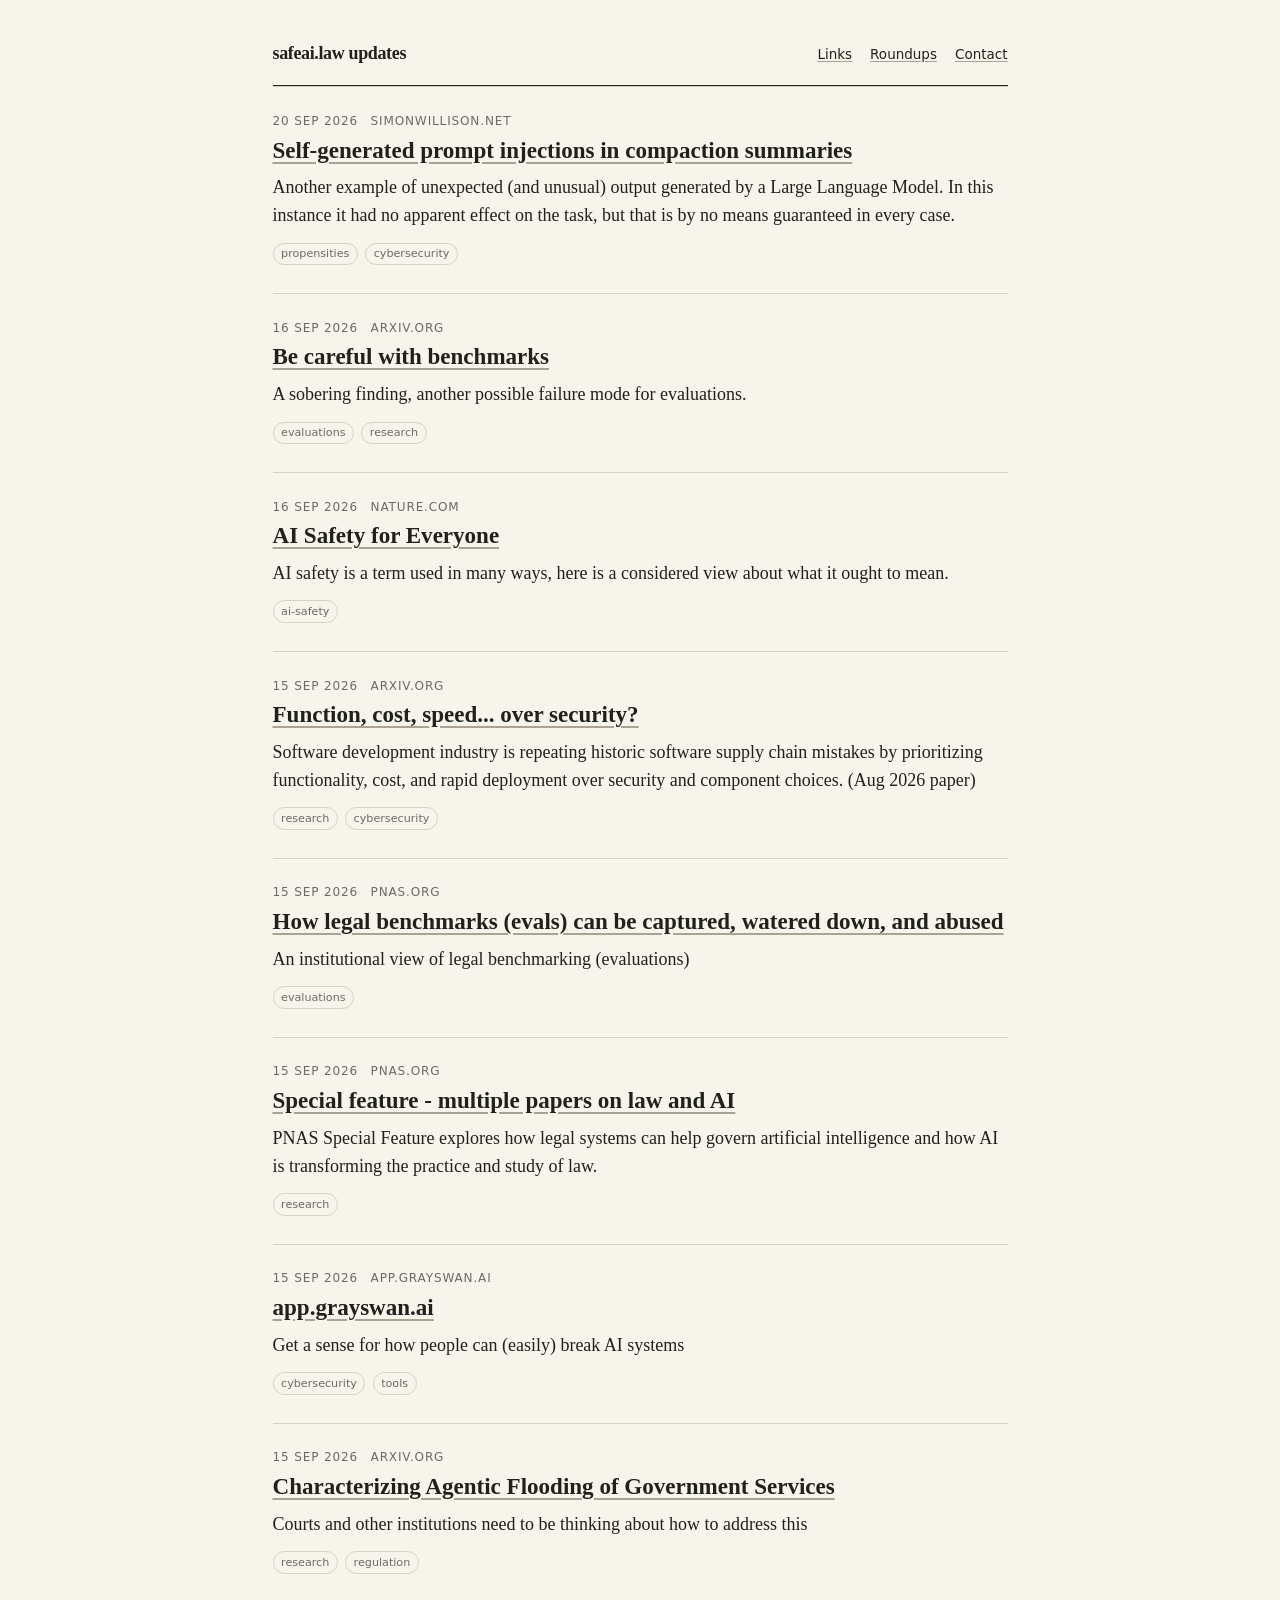
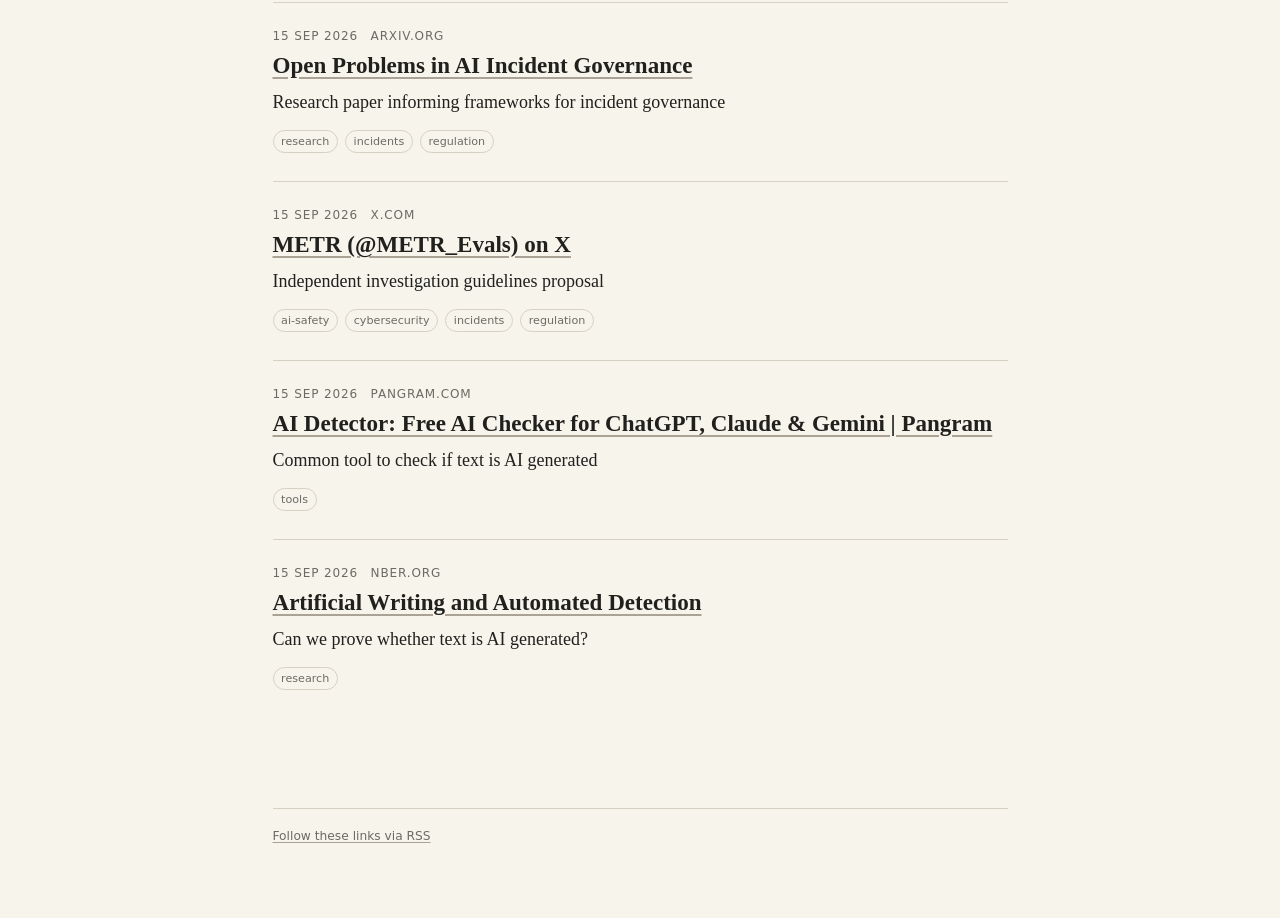
<file: index.html>
<!doctype html>
<html lang="en">
<head>
  <meta charset="utf-8">
  <meta name="viewport" content="width=device-width, initial-scale=1">
  <title>safeai.law updates</title>
  <meta name="description" content="Things worth reading, watching, or keeping.">
  <link rel="canonical" href="https://mrmarmac.github.io/assorted-links/">
  <link rel="alternate" type="application/rss+xml" title="safeai.law updates" href="feed.xml">
  <link rel="stylesheet" href="styles.css">
</head>
<body>
  <header class="masthead">
    <a class="site-name" href="">safeai.law updates</a>
    <nav><a href="">Links</a><a href="roundups/">Roundups</a><a href="https://radzaj.com/">Contact</a></nav>
  </header>
  <main><section aria-label="Latest links"><article class="link-entry">
  <div class="link-meta"><time datetime="2026-09-20T07:00:02+00:00">20 Sep 2026</time><span>simonwillison.net</span></div>
  <h2><a href="https://simonwillison.net/2026/Sep/17/compaction-summaries">Self-generated prompt injections in compaction summaries</a></h2>
  <p class="commentary">Another example of unexpected (and unusual) output generated by a Large Language Model. In this instance it had no apparent effect on the task, but that is by no means guaranteed in every case.</p>
  <div class="topics"><span class="topic">propensities</span><span class="topic">cybersecurity</span></div>
</article><article class="link-entry">
  <div class="link-meta"><time datetime="2026-09-16T19:08:34+00:00">16 Sep 2026</time><span>arxiv.org</span></div>
  <h2><a href="https://arxiv.org/abs/2609.08861v1">Be careful with benchmarks</a></h2>
  <p class="commentary">A sobering finding, another possible failure mode for evaluations.</p>
  <div class="topics"><span class="topic">evaluations</span><span class="topic">research</span></div>
</article><article class="link-entry">
  <div class="link-meta"><time datetime="2026-09-16T19:00:39+00:00">16 Sep 2026</time><span>nature.com</span></div>
  <h2><a href="https://www.nature.com/articles/s42256-025-01020-y.epdf?sharing_token=Z9BsAXteM26WJJ9_gLJlUNRgN0jAjWel9jnR3ZoTv0M2hBnl4BFV-fphuswXTnw0qVytOX-J9_AO8xbBtxfzUjDBxCcI8vvd3uLD0lFtA15WMs6KqPmCtv1K9arykdWt7s3sNEuWalV79z-AHAv5-xlUKGVLpLNxxCNW9pbXe5s%3D">AI Safety for Everyone</a></h2>
  <p class="commentary">AI safety is a term used in many ways, here is a considered view about what it ought to mean.</p>
  <div class="topics"><span class="topic">ai-safety</span></div>
</article><article class="link-entry">
  <div class="link-meta"><time datetime="2026-09-15T05:50:54+00:00">15 Sep 2026</time><span>arxiv.org</span></div>
  <h2><a href="https://arxiv.org/pdf/2607.16660">Function, cost, speed... over security?</a></h2>
  <p class="commentary">Software development industry is repeating historic software
supply chain mistakes by prioritizing functionality, cost, and rapid deployment over security and component choices. (Aug 2026 paper)</p>
  <div class="topics"><span class="topic">research</span><span class="topic">cybersecurity</span></div>
</article><article class="link-entry">
  <div class="link-meta"><time datetime="2026-09-15T05:44:24+00:00">15 Sep 2026</time><span>pnas.org</span></div>
  <h2><a href="https://www.pnas.org/doi/epdf/10.1073/pnas.2509757122">How legal benchmarks (evals) can be captured, watered down, and abused</a></h2>
  <p class="commentary">An institutional view of legal benchmarking (evaluations)</p>
  <div class="topics"><span class="topic">evaluations</span></div>
</article><article class="link-entry">
  <div class="link-meta"><time datetime="2026-09-15T05:43:00+00:00">15 Sep 2026</time><span>pnas.org</span></div>
  <h2><a href="https://www.pnas.org/topic/584">Special feature - multiple papers on law and AI</a></h2>
  <p class="commentary">PNAS Special Feature explores how legal systems can help govern artificial intelligence and how AI is transforming the practice and study of law.</p>
  <div class="topics"><span class="topic">research</span></div>
</article><article class="link-entry">
  <div class="link-meta"><time datetime="2026-09-15T05:40:34+00:00">15 Sep 2026</time><span>app.grayswan.ai</span></div>
  <h2><a href="https://app.grayswan.ai/arena">app.grayswan.ai</a></h2>
  <p class="commentary">Get a sense for how people can (easily) break AI systems</p>
  <div class="topics"><span class="topic">cybersecurity</span><span class="topic">tools</span></div>
</article><article class="link-entry">
  <div class="link-meta"><time datetime="2026-09-15T05:38:09+00:00">15 Sep 2026</time><span>arxiv.org</span></div>
  <h2><a href="https://arxiv.org/abs/2608.16603">Characterizing Agentic Flooding of Government Services</a></h2>
  <p class="commentary">Courts and other institutions need to be thinking about how to address this</p>
  <div class="topics"><span class="topic">research</span><span class="topic">regulation</span></div>
</article><article class="link-entry">
  <div class="link-meta"><time datetime="2026-09-15T04:06:55+00:00">15 Sep 2026</time><span>arxiv.org</span></div>
  <h2><a href="https://arxiv.org/abs/2607.05163">Open Problems in AI Incident Governance</a></h2>
  <p class="commentary">Research paper informing frameworks for incident governance</p>
  <div class="topics"><span class="topic">research</span><span class="topic">incidents</span><span class="topic">regulation</span></div>
</article><article class="link-entry">
  <div class="link-meta"><time datetime="2026-09-15T04:04:23+00:00">15 Sep 2026</time><span>x.com</span></div>
  <h2><a href="https://x.com/METR_Evals/status/2082316155960885276?s=20">METR (@METR_Evals) on X</a></h2>
  <p class="commentary">Independent investigation guidelines proposal</p>
  <div class="topics"><span class="topic">ai-safety</span><span class="topic">cybersecurity</span><span class="topic">incidents</span><span class="topic">regulation</span></div>
</article><article class="link-entry">
  <div class="link-meta"><time datetime="2026-09-15T04:01:01+00:00">15 Sep 2026</time><span>pangram.com</span></div>
  <h2><a href="https://www.pangram.com/">AI Detector: Free AI Checker for ChatGPT, Claude &amp; Gemini | Pangram</a></h2>
  <p class="commentary">Common tool to check if text is AI generated</p>
  <div class="topics"><span class="topic">tools</span></div>
</article><article class="link-entry">
  <div class="link-meta"><time datetime="2026-09-15T03:54:27+00:00">15 Sep 2026</time><span>nber.org</span></div>
  <h2><a href="https://www.nber.org/papers/w34223">Artificial Writing and Automated Detection</a></h2>
  <p class="commentary">Can we prove whether text is AI generated?</p>
  <div class="topics"><span class="topic">research</span></div>
</article></section></main>
  <footer><a href="feed.xml">Follow these links via RSS</a></footer>
</body>
</html>
</file>
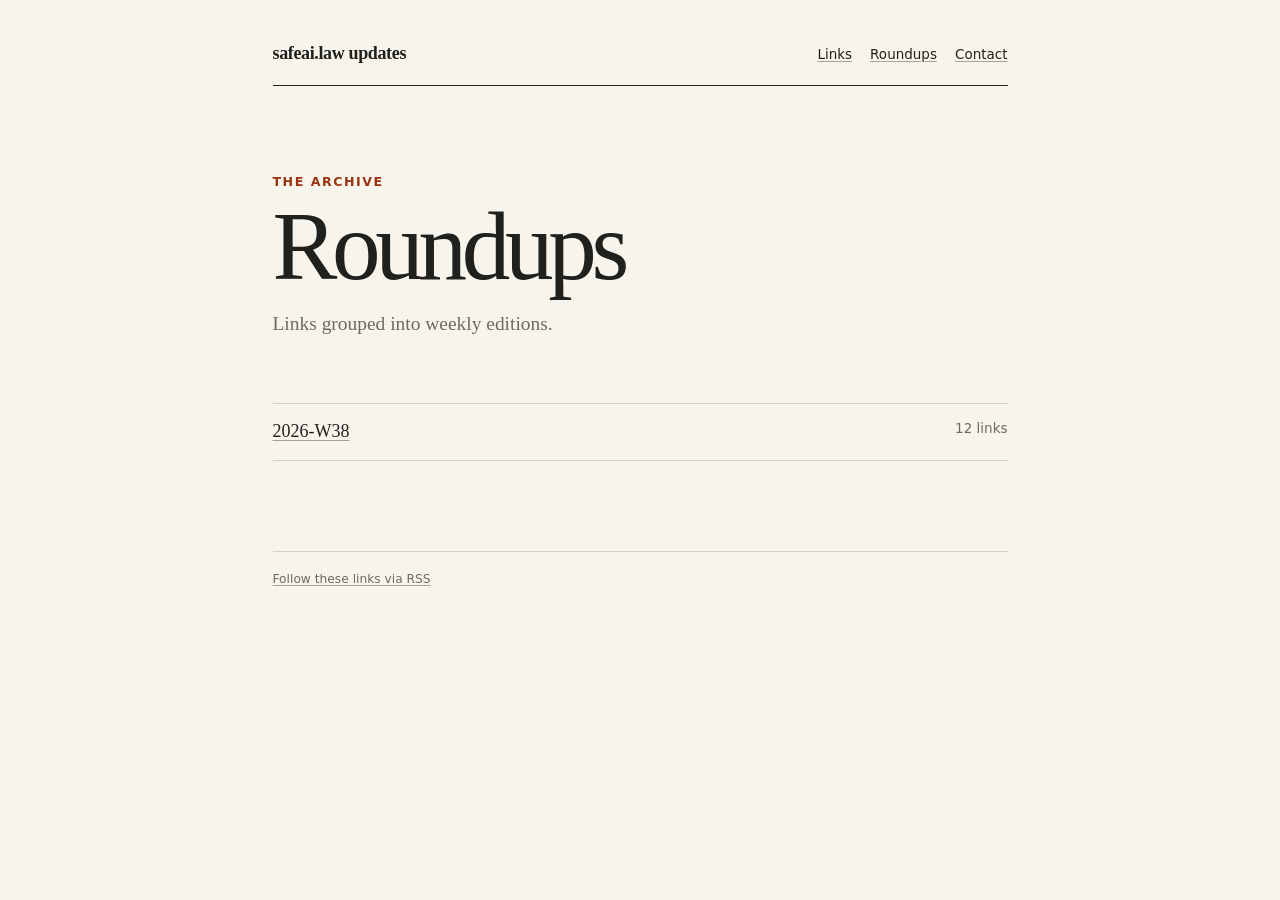
<file: roundups/index.html>
<!doctype html>
<html lang="en">
<head>
  <meta charset="utf-8">
  <meta name="viewport" content="width=device-width, initial-scale=1">
  <title>Roundups · safeai.law updates</title>
  <meta name="description" content="Things worth reading, watching, or keeping.">
  <link rel="canonical" href="https://mrmarmac.github.io/assorted-links/roundups/">
  <link rel="alternate" type="application/rss+xml" title="safeai.law updates" href="../feed.xml">
  <link rel="stylesheet" href="../styles.css">
</head>
<body>
  <header class="masthead">
    <a class="site-name" href="../">safeai.law updates</a>
    <nav><a href="../">Links</a><a href="../roundups/">Roundups</a><a href="https://radzaj.com/">Contact</a></nav>
  </header>
  <main><section class="intro"><span class="eyebrow">The archive</span><h1>Roundups</h1><p>Links grouped into weekly editions.</p></section><ul class="roundup-list"><li><a href="2026-W38.html">2026-W38</a><span class="roundup-count">12 links</span></li></ul></main>
  <footer><a href="../feed.xml">Follow these links via RSS</a></footer>
</body>
</html>
</file>
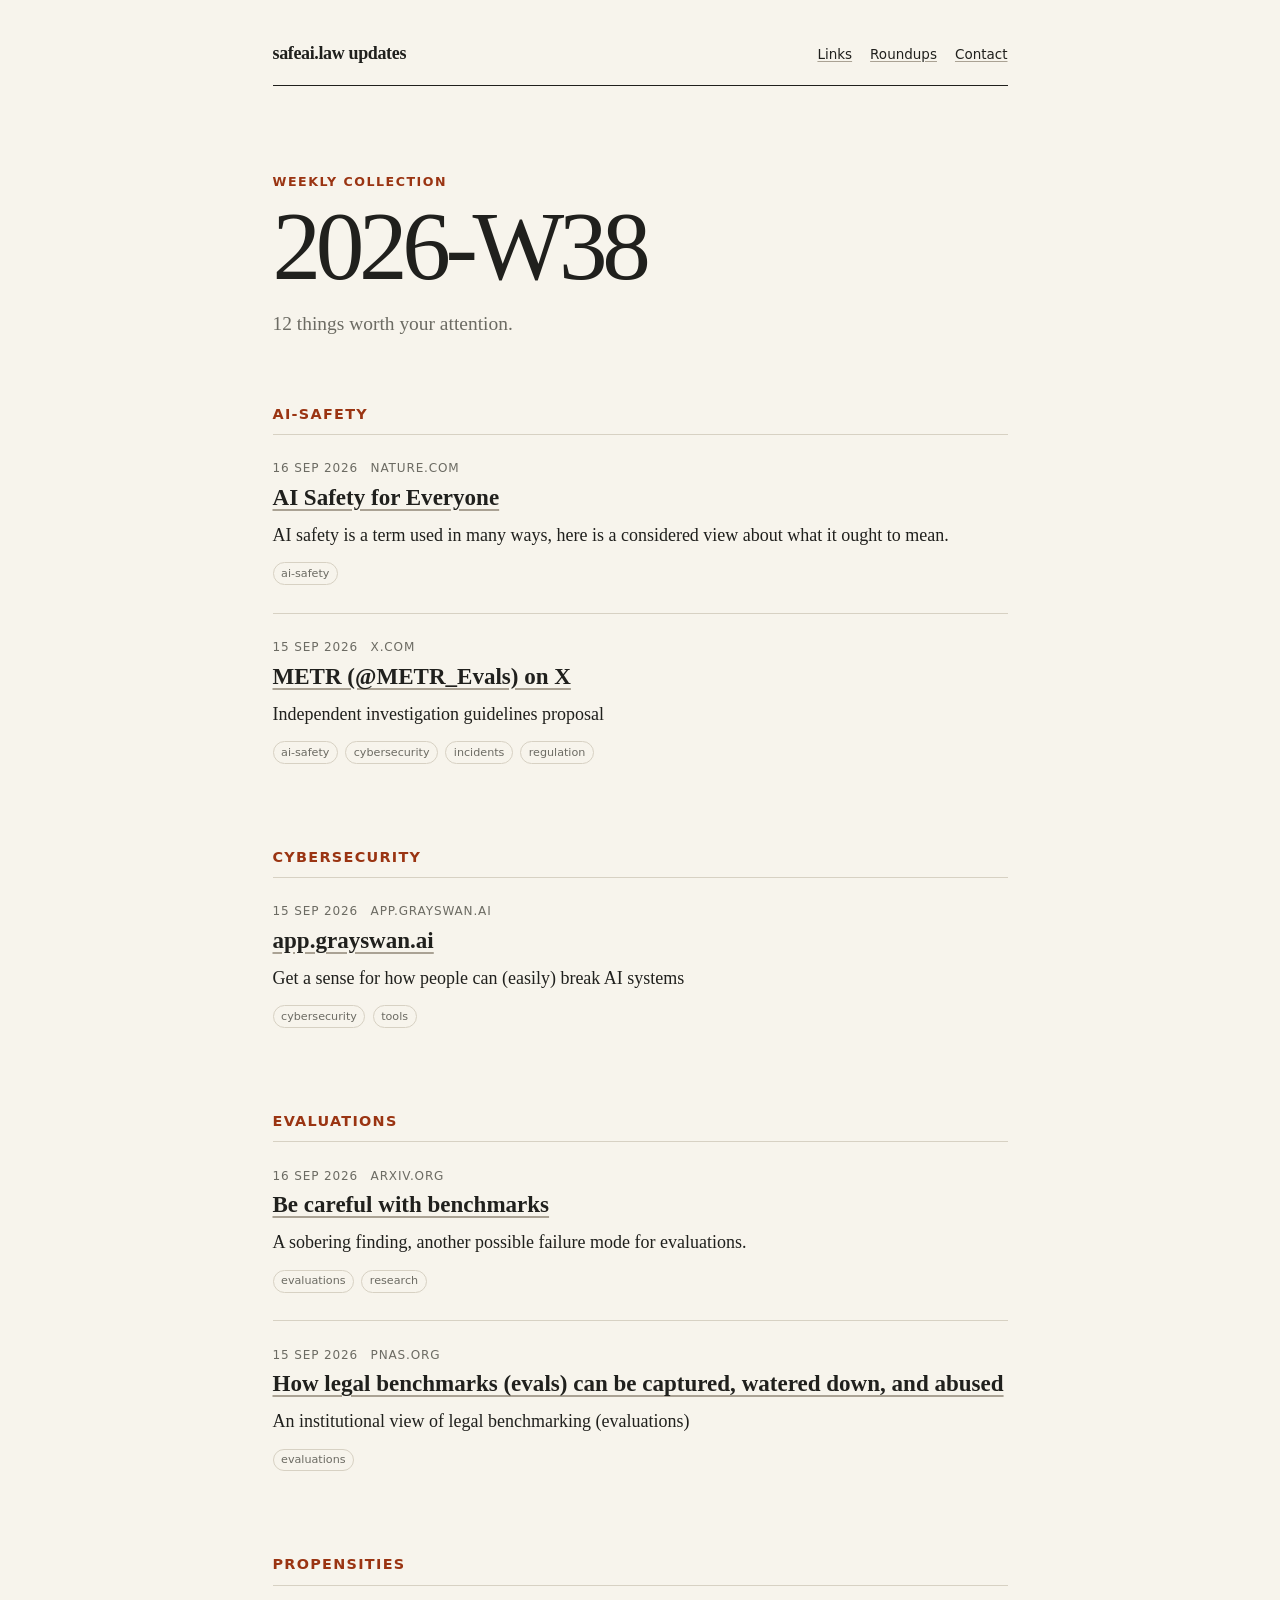
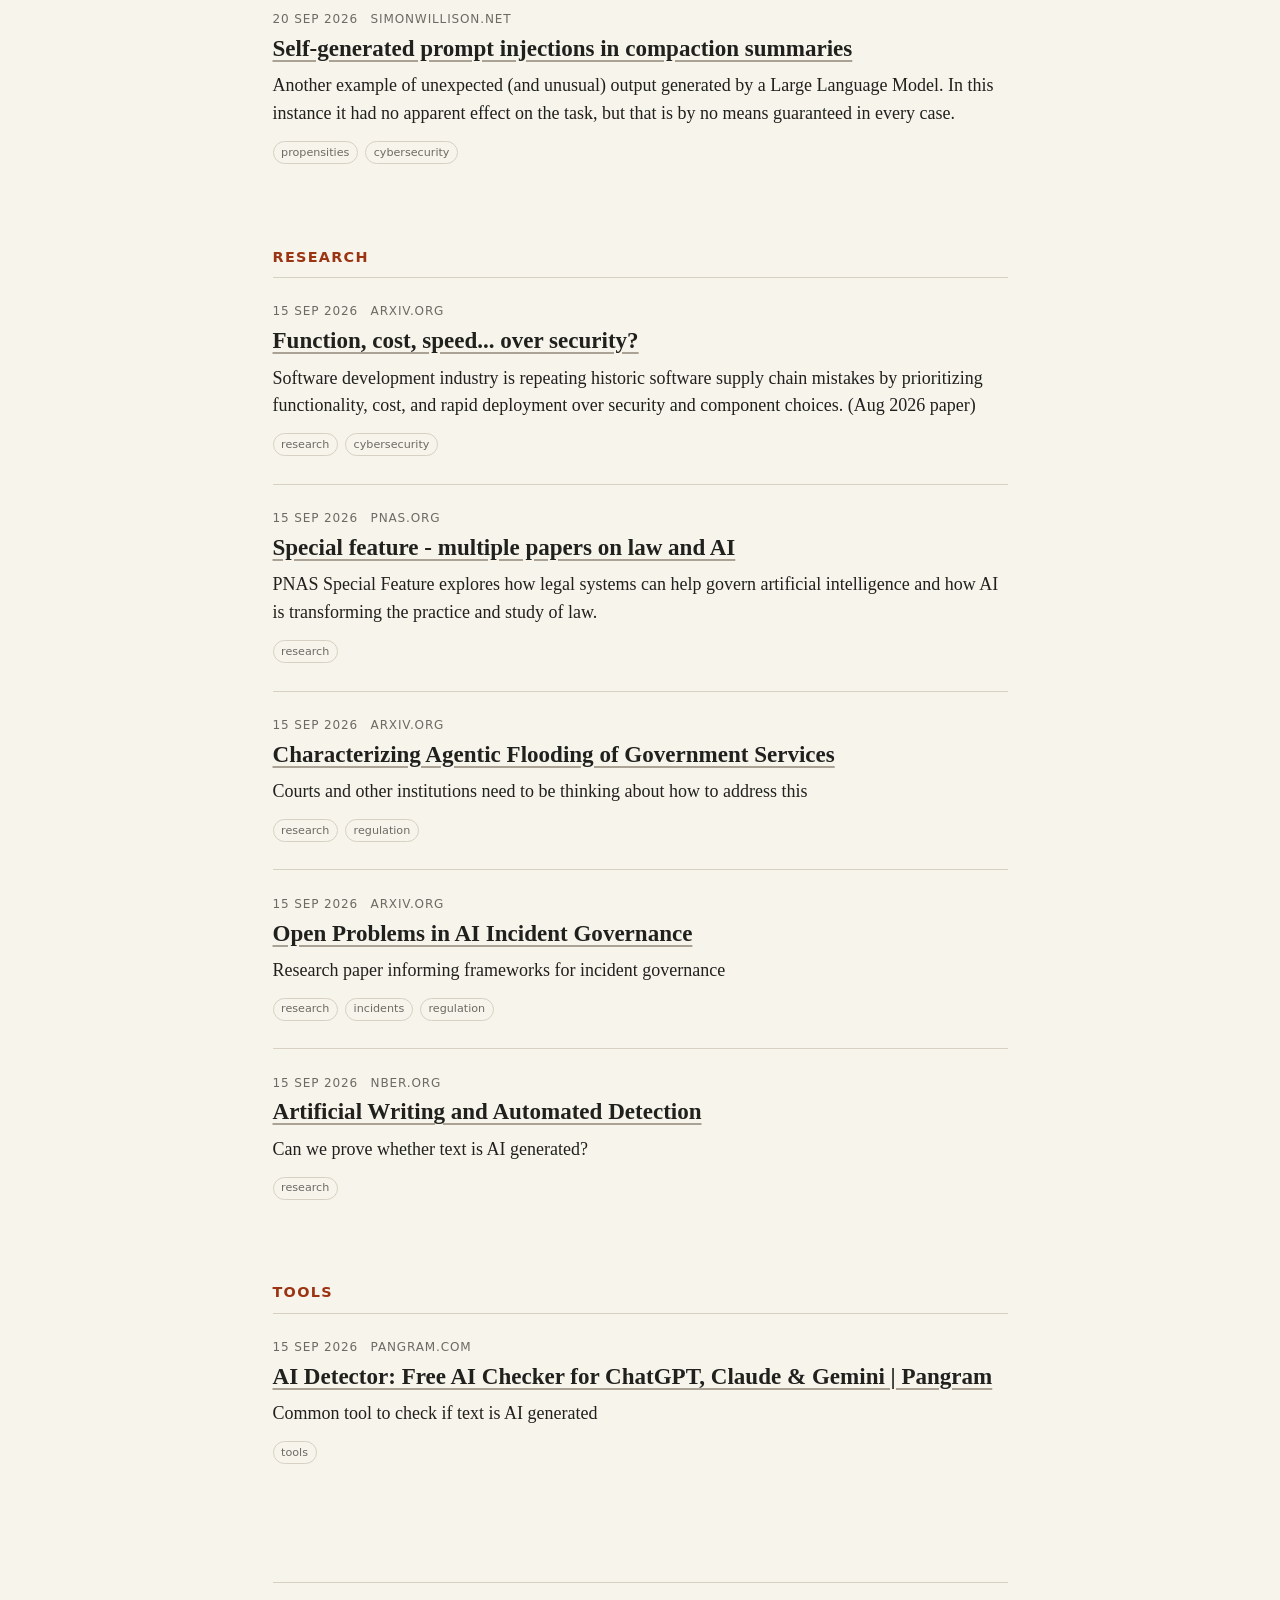
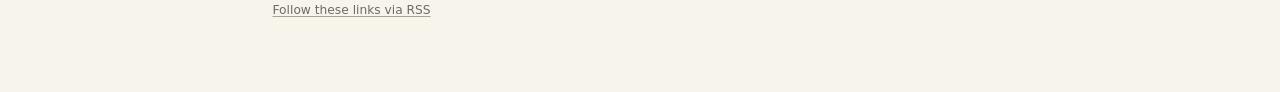
<file: roundups/2026-W38.html>
<!doctype html>
<html lang="en">
<head>
  <meta charset="utf-8">
  <meta name="viewport" content="width=device-width, initial-scale=1">
  <title>2026-W38 · safeai.law updates</title>
  <meta name="description" content="Things worth reading, watching, or keeping.">
  <link rel="canonical" href="https://mrmarmac.github.io/assorted-links/roundups/2026-W38.html">
  <link rel="alternate" type="application/rss+xml" title="safeai.law updates" href="../feed.xml">
  <link rel="stylesheet" href="../styles.css">
</head>
<body>
  <header class="masthead">
    <a class="site-name" href="../">safeai.law updates</a>
    <nav><a href="../">Links</a><a href="../roundups/">Roundups</a><a href="https://radzaj.com/">Contact</a></nav>
  </header>
  <main><section class="intro"><span class="eyebrow">Weekly collection</span><h1>2026-W38</h1><p>12 things worth your attention.</p></section><section><h2 class="section-title">ai-safety</h2><article class="link-entry">
  <div class="link-meta"><time datetime="2026-09-16T19:00:39+00:00">16 Sep 2026</time><span>nature.com</span></div>
  <h2><a href="https://www.nature.com/articles/s42256-025-01020-y.epdf?sharing_token=Z9BsAXteM26WJJ9_gLJlUNRgN0jAjWel9jnR3ZoTv0M2hBnl4BFV-fphuswXTnw0qVytOX-J9_AO8xbBtxfzUjDBxCcI8vvd3uLD0lFtA15WMs6KqPmCtv1K9arykdWt7s3sNEuWalV79z-AHAv5-xlUKGVLpLNxxCNW9pbXe5s%3D">AI Safety for Everyone</a></h2>
  <p class="commentary">AI safety is a term used in many ways, here is a considered view about what it ought to mean.</p>
  <div class="topics"><span class="topic">ai-safety</span></div>
</article><article class="link-entry">
  <div class="link-meta"><time datetime="2026-09-15T04:04:23+00:00">15 Sep 2026</time><span>x.com</span></div>
  <h2><a href="https://x.com/METR_Evals/status/2082316155960885276?s=20">METR (@METR_Evals) on X</a></h2>
  <p class="commentary">Independent investigation guidelines proposal</p>
  <div class="topics"><span class="topic">ai-safety</span><span class="topic">cybersecurity</span><span class="topic">incidents</span><span class="topic">regulation</span></div>
</article></section><section><h2 class="section-title">cybersecurity</h2><article class="link-entry">
  <div class="link-meta"><time datetime="2026-09-15T05:40:34+00:00">15 Sep 2026</time><span>app.grayswan.ai</span></div>
  <h2><a href="https://app.grayswan.ai/arena">app.grayswan.ai</a></h2>
  <p class="commentary">Get a sense for how people can (easily) break AI systems</p>
  <div class="topics"><span class="topic">cybersecurity</span><span class="topic">tools</span></div>
</article></section><section><h2 class="section-title">evaluations</h2><article class="link-entry">
  <div class="link-meta"><time datetime="2026-09-16T19:08:34+00:00">16 Sep 2026</time><span>arxiv.org</span></div>
  <h2><a href="https://arxiv.org/abs/2609.08861v1">Be careful with benchmarks</a></h2>
  <p class="commentary">A sobering finding, another possible failure mode for evaluations.</p>
  <div class="topics"><span class="topic">evaluations</span><span class="topic">research</span></div>
</article><article class="link-entry">
  <div class="link-meta"><time datetime="2026-09-15T05:44:24+00:00">15 Sep 2026</time><span>pnas.org</span></div>
  <h2><a href="https://www.pnas.org/doi/epdf/10.1073/pnas.2509757122">How legal benchmarks (evals) can be captured, watered down, and abused</a></h2>
  <p class="commentary">An institutional view of legal benchmarking (evaluations)</p>
  <div class="topics"><span class="topic">evaluations</span></div>
</article></section><section><h2 class="section-title">propensities</h2><article class="link-entry">
  <div class="link-meta"><time datetime="2026-09-20T07:00:02+00:00">20 Sep 2026</time><span>simonwillison.net</span></div>
  <h2><a href="https://simonwillison.net/2026/Sep/17/compaction-summaries">Self-generated prompt injections in compaction summaries</a></h2>
  <p class="commentary">Another example of unexpected (and unusual) output generated by a Large Language Model. In this instance it had no apparent effect on the task, but that is by no means guaranteed in every case.</p>
  <div class="topics"><span class="topic">propensities</span><span class="topic">cybersecurity</span></div>
</article></section><section><h2 class="section-title">research</h2><article class="link-entry">
  <div class="link-meta"><time datetime="2026-09-15T05:50:54+00:00">15 Sep 2026</time><span>arxiv.org</span></div>
  <h2><a href="https://arxiv.org/pdf/2607.16660">Function, cost, speed... over security?</a></h2>
  <p class="commentary">Software development industry is repeating historic software
supply chain mistakes by prioritizing functionality, cost, and rapid deployment over security and component choices. (Aug 2026 paper)</p>
  <div class="topics"><span class="topic">research</span><span class="topic">cybersecurity</span></div>
</article><article class="link-entry">
  <div class="link-meta"><time datetime="2026-09-15T05:43:00+00:00">15 Sep 2026</time><span>pnas.org</span></div>
  <h2><a href="https://www.pnas.org/topic/584">Special feature - multiple papers on law and AI</a></h2>
  <p class="commentary">PNAS Special Feature explores how legal systems can help govern artificial intelligence and how AI is transforming the practice and study of law.</p>
  <div class="topics"><span class="topic">research</span></div>
</article><article class="link-entry">
  <div class="link-meta"><time datetime="2026-09-15T05:38:09+00:00">15 Sep 2026</time><span>arxiv.org</span></div>
  <h2><a href="https://arxiv.org/abs/2608.16603">Characterizing Agentic Flooding of Government Services</a></h2>
  <p class="commentary">Courts and other institutions need to be thinking about how to address this</p>
  <div class="topics"><span class="topic">research</span><span class="topic">regulation</span></div>
</article><article class="link-entry">
  <div class="link-meta"><time datetime="2026-09-15T04:06:55+00:00">15 Sep 2026</time><span>arxiv.org</span></div>
  <h2><a href="https://arxiv.org/abs/2607.05163">Open Problems in AI Incident Governance</a></h2>
  <p class="commentary">Research paper informing frameworks for incident governance</p>
  <div class="topics"><span class="topic">research</span><span class="topic">incidents</span><span class="topic">regulation</span></div>
</article><article class="link-entry">
  <div class="link-meta"><time datetime="2026-09-15T03:54:27+00:00">15 Sep 2026</time><span>nber.org</span></div>
  <h2><a href="https://www.nber.org/papers/w34223">Artificial Writing and Automated Detection</a></h2>
  <p class="commentary">Can we prove whether text is AI generated?</p>
  <div class="topics"><span class="topic">research</span></div>
</article></section><section><h2 class="section-title">tools</h2><article class="link-entry">
  <div class="link-meta"><time datetime="2026-09-15T04:01:01+00:00">15 Sep 2026</time><span>pangram.com</span></div>
  <h2><a href="https://www.pangram.com/">AI Detector: Free AI Checker for ChatGPT, Claude &amp; Gemini | Pangram</a></h2>
  <p class="commentary">Common tool to check if text is AI generated</p>
  <div class="topics"><span class="topic">tools</span></div>
</article></section></main>
  <footer><a href="../feed.xml">Follow these links via RSS</a></footer>
</body>
</html>
</file>
<file: styles.css>
:root { --ink:#20201d; --muted:#6c6b63; --paper:#f7f4ec; --rule:#d7d1c3; --accent:#9a3412; }
* { box-sizing:border-box; }
html { font-size:18px; }
body { margin:0 auto; max-width:780px; padding:2.2rem 1.25rem 4rem; color:var(--ink); background:var(--paper); font-family:Georgia, 'Times New Roman', serif; line-height:1.55; }
a { color:inherit; text-decoration-color:#aaa294; text-underline-offset:.18em; }
a:hover { color:var(--accent); text-decoration-color:var(--accent); }
.masthead { display:flex; justify-content:space-between; align-items:baseline; gap:1rem; padding-bottom:1rem; border-bottom:1px solid var(--ink); }
.site-name { font-weight:700; text-decoration:none; letter-spacing:-.02em; }
nav { display:flex; gap:1rem; font-family:ui-sans-serif,system-ui,sans-serif; font-size:.75rem; }
.intro { margin:4.5rem 0 3.5rem; max-width:34rem; }
.eyebrow,.link-meta,.topics,.roundup-count,footer { font-family:ui-sans-serif,system-ui,sans-serif; }
.eyebrow { color:var(--accent); font-size:.7rem; font-weight:700; letter-spacing:.12em; text-transform:uppercase; }
h1 { margin:.4rem 0 .8rem; font-size:clamp(2.7rem,9vw,5.4rem); line-height:.9; letter-spacing:-.055em; font-weight:500; }
.intro p { color:var(--muted); font-size:1.08rem; }
.link-entry { padding:1.35rem 0 1.55rem; border-top:1px solid var(--rule); }
.link-entry h2 { margin:.28rem 0; font-size:1.28rem; line-height:1.25; }
.link-meta { display:flex; gap:.7rem; color:var(--muted); font-size:.67rem; text-transform:uppercase; letter-spacing:.07em; }
.commentary { margin:.55rem 0; }
.topics { display:flex; gap:.4rem; flex-wrap:wrap; margin-top:.7rem; }
.topic { padding:.1rem .42rem; border:1px solid var(--rule); border-radius:2rem; color:var(--muted); font-size:.62rem; }
.section-title { margin:3rem 0 .5rem; font-size:.8rem; font-family:ui-sans-serif,system-ui,sans-serif; text-transform:uppercase; letter-spacing:.09em; color:var(--accent); }
.roundup-list { list-style:none; padding:0; margin:2rem 0; border-top:1px solid var(--rule); }
.roundup-list li { display:flex; justify-content:space-between; padding:.8rem 0; border-bottom:1px solid var(--rule); }
.roundup-count { color:var(--muted); font-size:.75rem; }
footer { margin-top:5rem; padding-top:1rem; border-top:1px solid var(--rule); color:var(--muted); font-size:.68rem; }
@media (max-width:560px) { nav { gap:.6rem; } .intro { margin-top:3rem; } }
</file>
